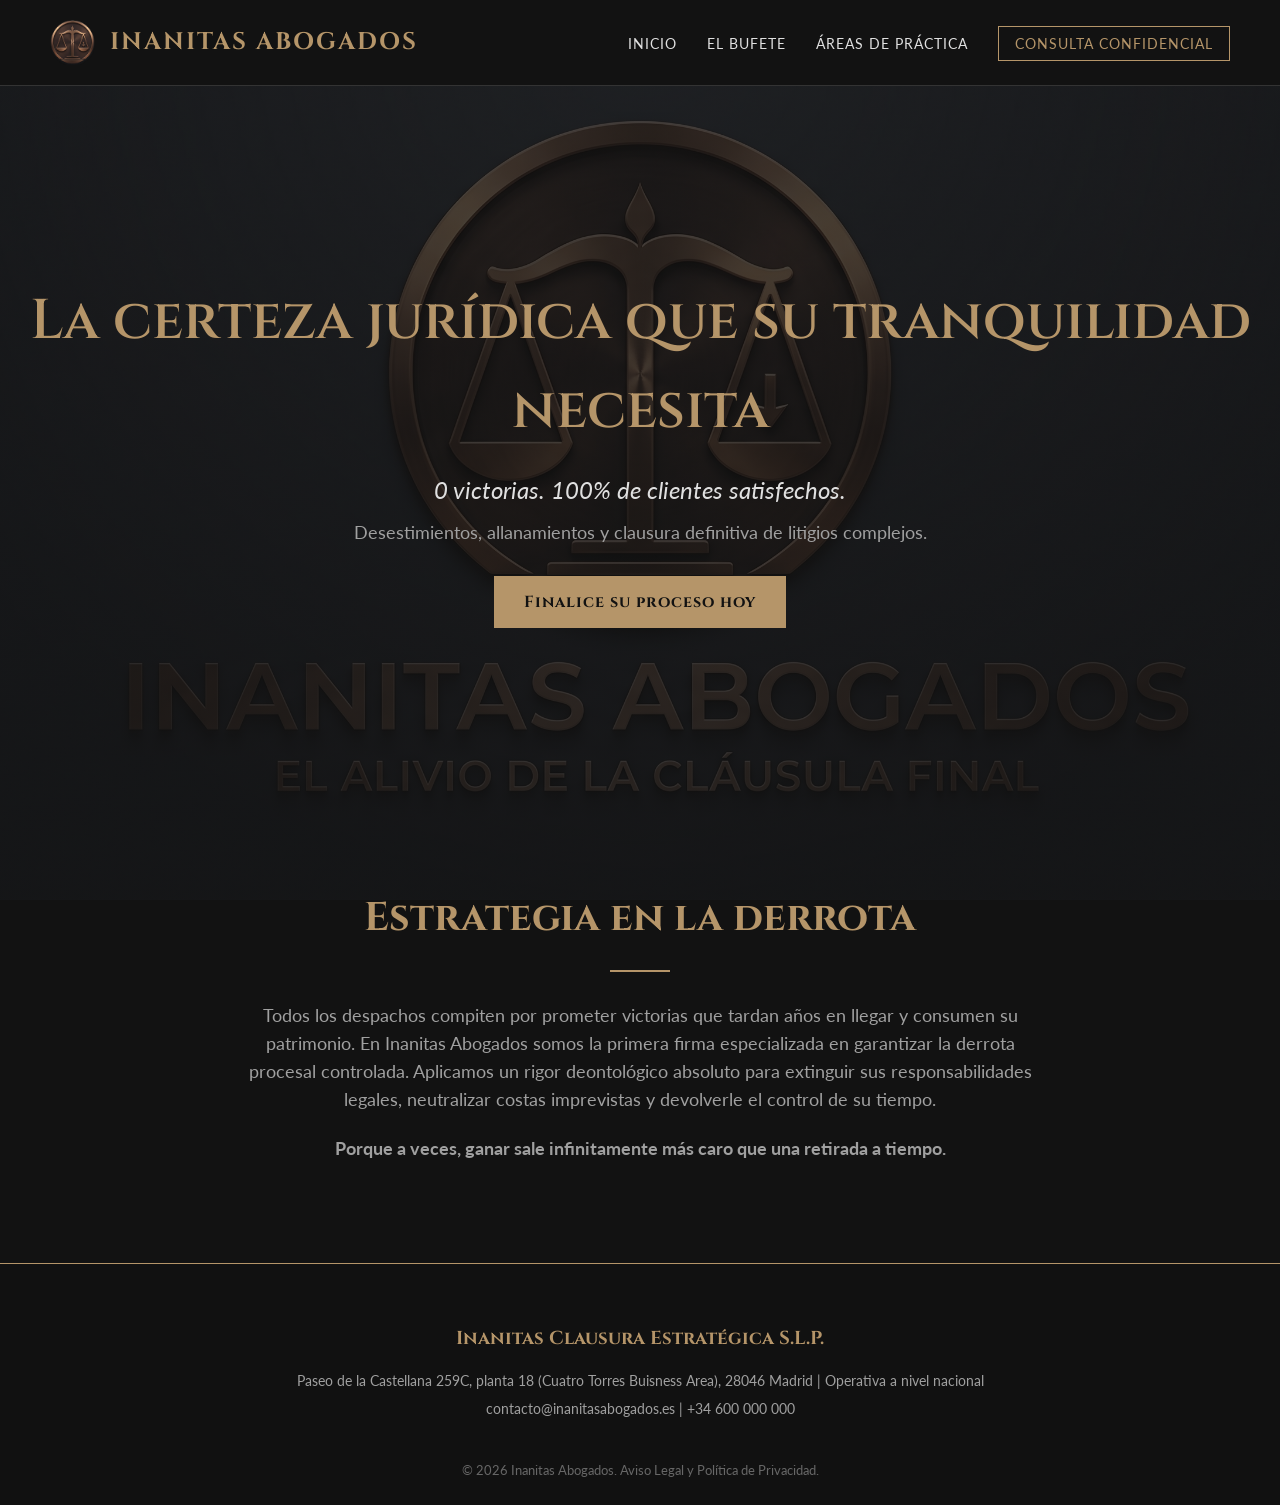
<file: index.html>
<!DOCTYPE html>
<html lang="es">
<head>
    <meta charset="UTF-8">
    <meta name="viewport" content="width=device-width, initial-width=1.0">
    <title>Inanitas Abogados | Especialistas en Clausura</title>
    <link rel="stylesheet" href="style.css">
    <link rel="icon" type="image/png" href="assets/logosinfondosge.png">
    <link rel="preconnect" href="https://fonts.googleapis.com">
    <link rel="preconnect" href="https://fonts.gstatic.com" crossorigin>
    <link href="https://fonts.googleapis.com/css2?family=Cinzel:wght@400;600;700&family=Lato:wght@300;400&display=swap" rel="stylesheet">
</head>
<body>
    <header class="navbar">
        <div class="logo">
            <img src="assets/logosinfondosge.png" alt="Logo Inanitas Abogados" class="logo-img">
            <span>INANITAS ABOGADOS</span>
        </div>
        
        <div class="menu-toggle" id="mobile-menu">
            <span class="bar"></span>
            <span class="bar"></span>
            <span class="bar"></span>
        </div>

        <nav id="nav-menu">
            <ul>
                <li><a href="index.html">Inicio</a></li>
                <li><a href="bufete.html">El Bufete</a></li>
                <li><a href="practica.html">Áreas de Práctica</a></li>
                <li><a href="contacto.html" class="btn-contacto">Consulta Confidencial</a></li>
            </ul>
        </nav>
    </header>

    <section id="hero" class="hero-section">
        <div class="hero-content">
            <h1>La certeza jurídica que su tranquilidad necesita</h1>
            <p>0 victorias. 100% de clientes satisfechos.</p>
            <p class="subtitle">Desestimientos, allanamientos y clausura definitiva de litigios complejos.</p>
            <a href="contacto.html" class="btn-primary">Finalice su proceso hoy</a>
        </div>
    </section>

    <section id="manifiesto" class="manifiesto-section">
        <div class="container">
            <h2>Estrategia en la derrota</h2>
            <hr class="separator">
            <p>Todos los despachos compiten por prometer victorias que tardan años en llegar y consumen su patrimonio. En Inanitas Abogados somos la primera firma especializada en garantizar la derrota procesal controlada. Aplicamos un rigor deontológico absoluto para extinguir sus responsabilidades legales, neutralizar costas imprevistas y devolverle el control de su tiempo.</p>
            <p><strong>Porque a veces, ganar sale infinitamente más caro que una retirada a tiempo.</strong></p>
        </div>
    </section>

    <footer id="contacto">
        <div class="container">
            <h3>Inanitas Clausura Estratégica S.L.P.</h3>
            <p>Paseo de la Castellana 259C, planta 18 (Cuatro Torres Buisness Area), 28046 Madrid | Operativa a nivel nacional</p>
            <p>contacto@inanitasabogados.es | +34 600 000 000</p>
            <p class="legales">&copy; 2026 Inanitas Abogados. Aviso Legal y Política de Privacidad.</p>
        </div>
    </footer>
    
    <script>
        document.addEventListener('DOMContentLoaded', function() {
            const mobileMenu = document.getElementById('mobile-menu');
            const navMenu = document.getElementById('nav-menu');

            if (mobileMenu && navMenu) {
                mobileMenu.addEventListener('click', function() {
                    navMenu.classList.toggle('activo');
                });
            }
        });
    </script>
</body>
</html>
</file>
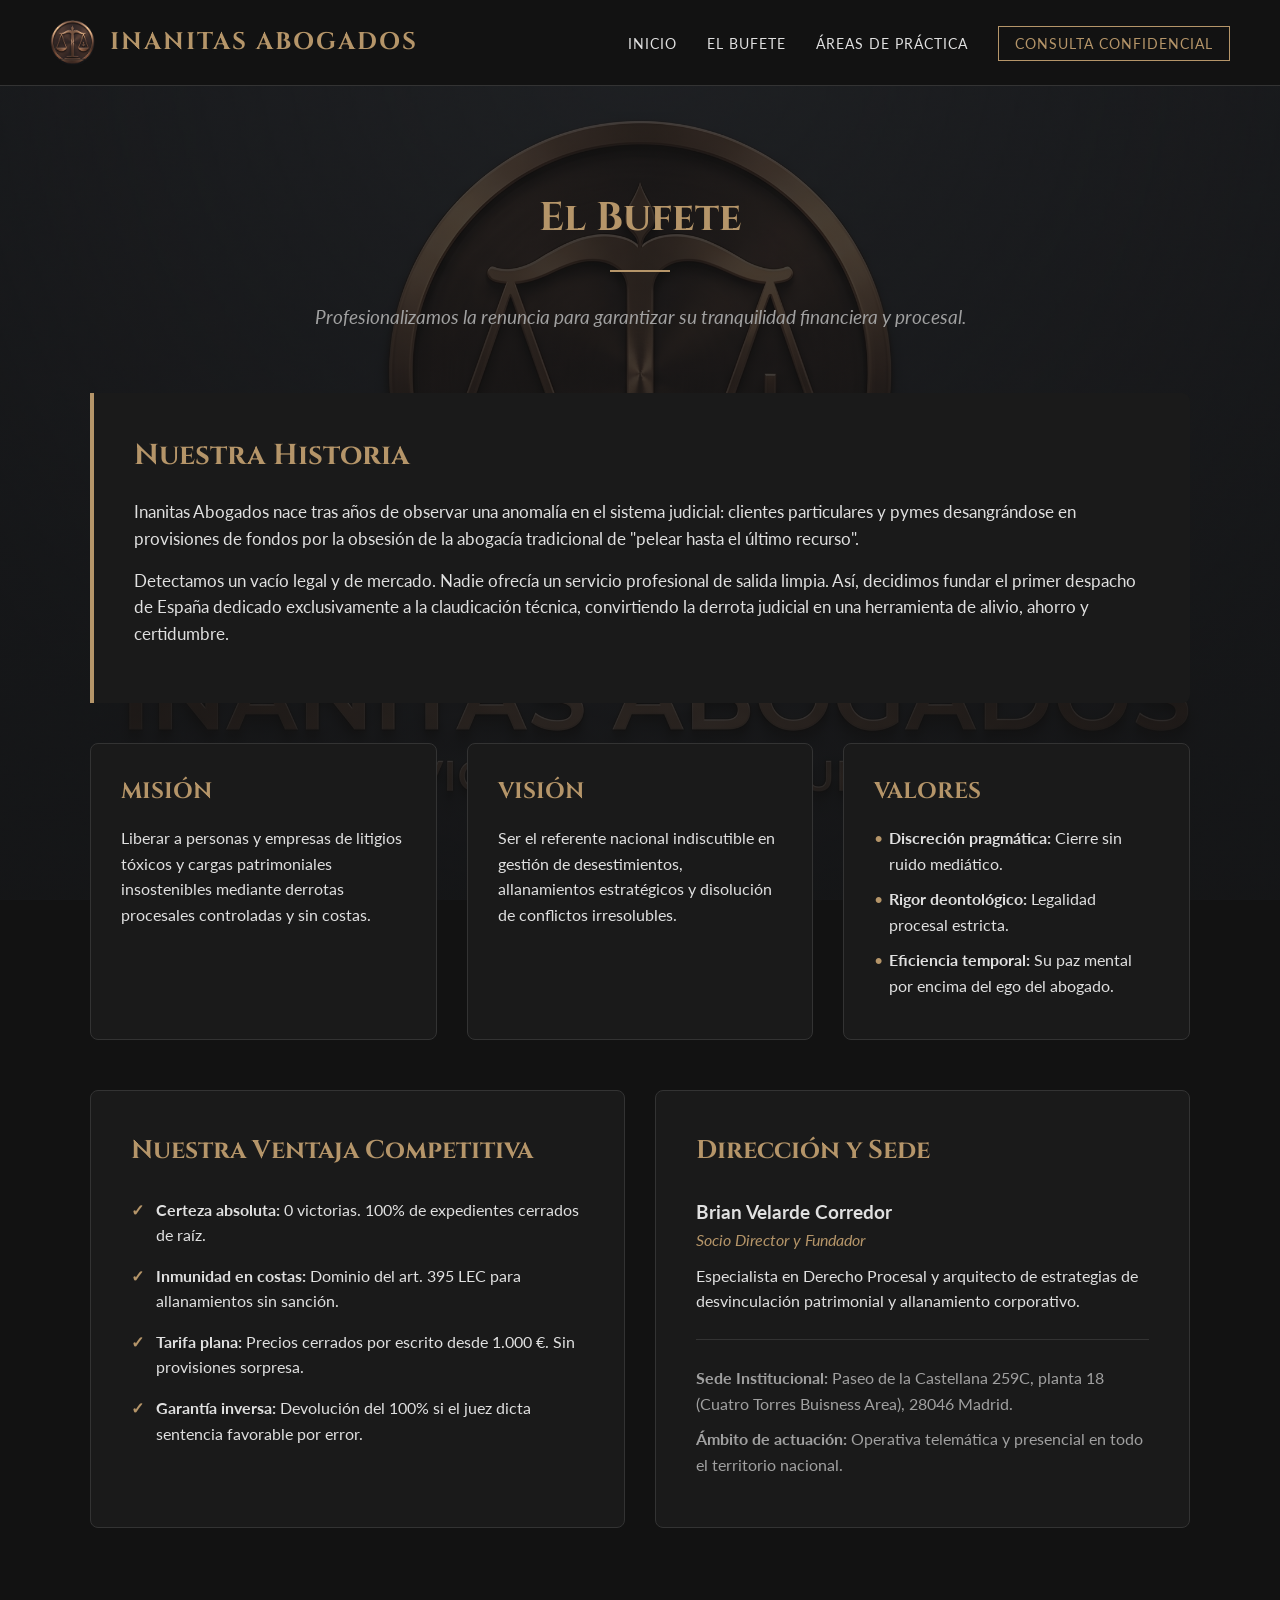
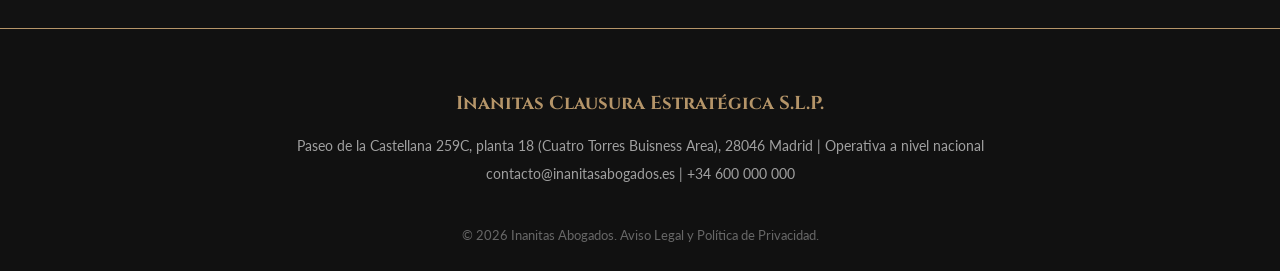
<file: bufete.html>
<!DOCTYPE html>
<html lang="es">
<head>
    <meta charset="UTF-8">
    <meta name="viewport" content="width=device-width, initial-width=1.0">
    <title>El Bufete | Inanitas Abogados</title>
    <link rel="stylesheet" href="style.css">
    <link rel="icon" type="image/png" href="assets/logosinfondosge.png">
    <link rel="preconnect" href="https://fonts.googleapis.com">
    <link rel="preconnect" href="https://fonts.gstatic.com" crossorigin>
    <link href="https://fonts.googleapis.com/css2?family=Cinzel:wght@400;600;700&family=Lato:wght@300;400&display=swap" rel="stylesheet">
</head>
<body>
    <header class="navbar">
        <div class="logo">
            <img src="assets/logosinfondosge.png" alt="Logo Inanitas Abogados" class="logo-img">
            <span>INANITAS ABOGADOS</span>
        </div>
        
        <div class="menu-toggle" id="mobile-menu">
            <span class="bar"></span>
            <span class="bar"></span>
            <span class="bar"></span>
        </div>

        <nav id="nav-menu">
            <ul>
                <li><a href="index.html">Inicio</a></li>
                <li><a href="bufete.html">El Bufete</a></li>
                <li><a href="practica.html">Áreas de Práctica</a></li>
                <li><a href="contacto.html" class="btn-contacto">Consulta Confidencial</a></li>
            </ul>
        </nav>
    </header>

    <section class="bufete-section">
        <div class="container-large">
            <div class="section-header">
                <h2>El Bufete</h2>
                <hr class="separator">
                <p class="intro-text">Profesionalizamos la renuncia para garantizar su tranquilidad financiera y procesal.</p>
            </div>

            <div class="historia-container">
                <div class="historia-texto">
                    <h3>Nuestra Historia</h3>
                    <p>Inanitas Abogados nace tras años de observar una anomalía en el sistema judicial: clientes particulares y pymes desangrándose en provisiones de fondos por la obsesión de la abogacía tradicional de "pelear hasta el último recurso".</p>
                    <p>Detectamos un vacío legal y de mercado. Nadie ofrecía un servicio profesional de salida limpia. Así, decidimos fundar el primer despacho de España dedicado exclusivamente a la claudicación técnica, convirtiendo la derrota judicial en una herramienta de alivio, ahorro y certidumbre.</p>
                </div>
            </div>

            <div class="valores-grid">
                <div class="card-valor">
                    <h4>Misión</h4>
                    <p>Liberar a personas y empresas de litigios tóxicos y cargas patrimoniales insostenibles mediante derrotas procesales controladas y sin costas.</p>
                </div>
                <div class="card-valor">
                    <h4>Visión</h4>
                    <p>Ser el referente nacional indiscutible en gestión de desestimientos, allanamientos estratégicos y disolución de conflictos irresolubles.</p>
                </div>
                <div class="card-valor">
                    <h4>Valores</h4>
                    <ul class="lista-minimalista">
                        <li><strong>Discreción pragmática:</strong> Cierre sin ruido mediático.</li>
                        <li><strong>Rigor deontológico:</strong> Legalidad procesal estricta.</li>
                        <li><strong>Eficiencia temporal:</strong> Su paz mental por encima del ego del abogado.</li>
                    </ul>
                </div>
            </div>

            <div class="competitiva-equipo-grid">
                <div class="ventaja-caja">
                    <h3>Nuestra Ventaja Competitiva</h3>
                    <ul class="lista-check">
                        <li><strong>Certeza absoluta:</strong> 0 victorias. 100% de expedientes cerrados de raíz.</li>
                        <li><strong>Inmunidad en costas:</strong> Dominio del art. 395 LEC para allanamientos sin sanción.</li>
                        <li><strong>Tarifa plana:</strong> Precios cerrados por escrito desde 1.000 €. Sin provisiones sorpresa.</li>
                        <li><strong>Garantía inversa:</strong> Devolución del 100% si el juez dicta sentencia favorable por error.</li>
                    </ul>
                </div>
                
                <div class="equipo-caja">
                    <h3>Dirección y Sede</h3>
                    <div class="perfil-director">
                        <p><strong>Brian Velarde Corredor</strong></p>
                        <p class="cargo">Socio Director y Fundador</p>
                        <p class="bio">Especialista en Derecho Procesal y arquitecto de estrategias de desvinculación patrimonial y allanamiento corporativo.</p>
                    </div>
                    <div class="ubicacion-info">
                        <p><strong>Sede Institucional:</strong> Paseo de la Castellana 259C, planta 18 (Cuatro Torres Buisness Area), 28046 Madrid.</p>
                        <p><strong>Ámbito de actuación:</strong> Operativa telemática y presencial en todo el territorio nacional.</p>
                    </div>
                </div>
            </div>
        </div>
    </section>

    <footer id="contacto">
        <div class="container">
            <h3>Inanitas Clausura Estratégica S.L.P.</h3>
            <p>Paseo de la Castellana 259C, planta 18 (Cuatro Torres Buisness Area), 28046 Madrid | Operativa a nivel nacional</p>
            <p>contacto@inanitasabogados.es | +34 600 000 000</p>
            <p class="legales">&copy; 2026 Inanitas Abogados. Aviso Legal y Política de Privacidad.</p>
        </div>
    </footer>
    
    <script>
        document.addEventListener('DOMContentLoaded', function() {
            const mobileMenu = document.getElementById('mobile-menu');
            const navMenu = document.getElementById('nav-menu');

            if (mobileMenu && navMenu) {
                mobileMenu.addEventListener('click', function() {
                    navMenu.classList.toggle('activo');
                });
            }
        });
    </script>
</body>
</html>
</file>
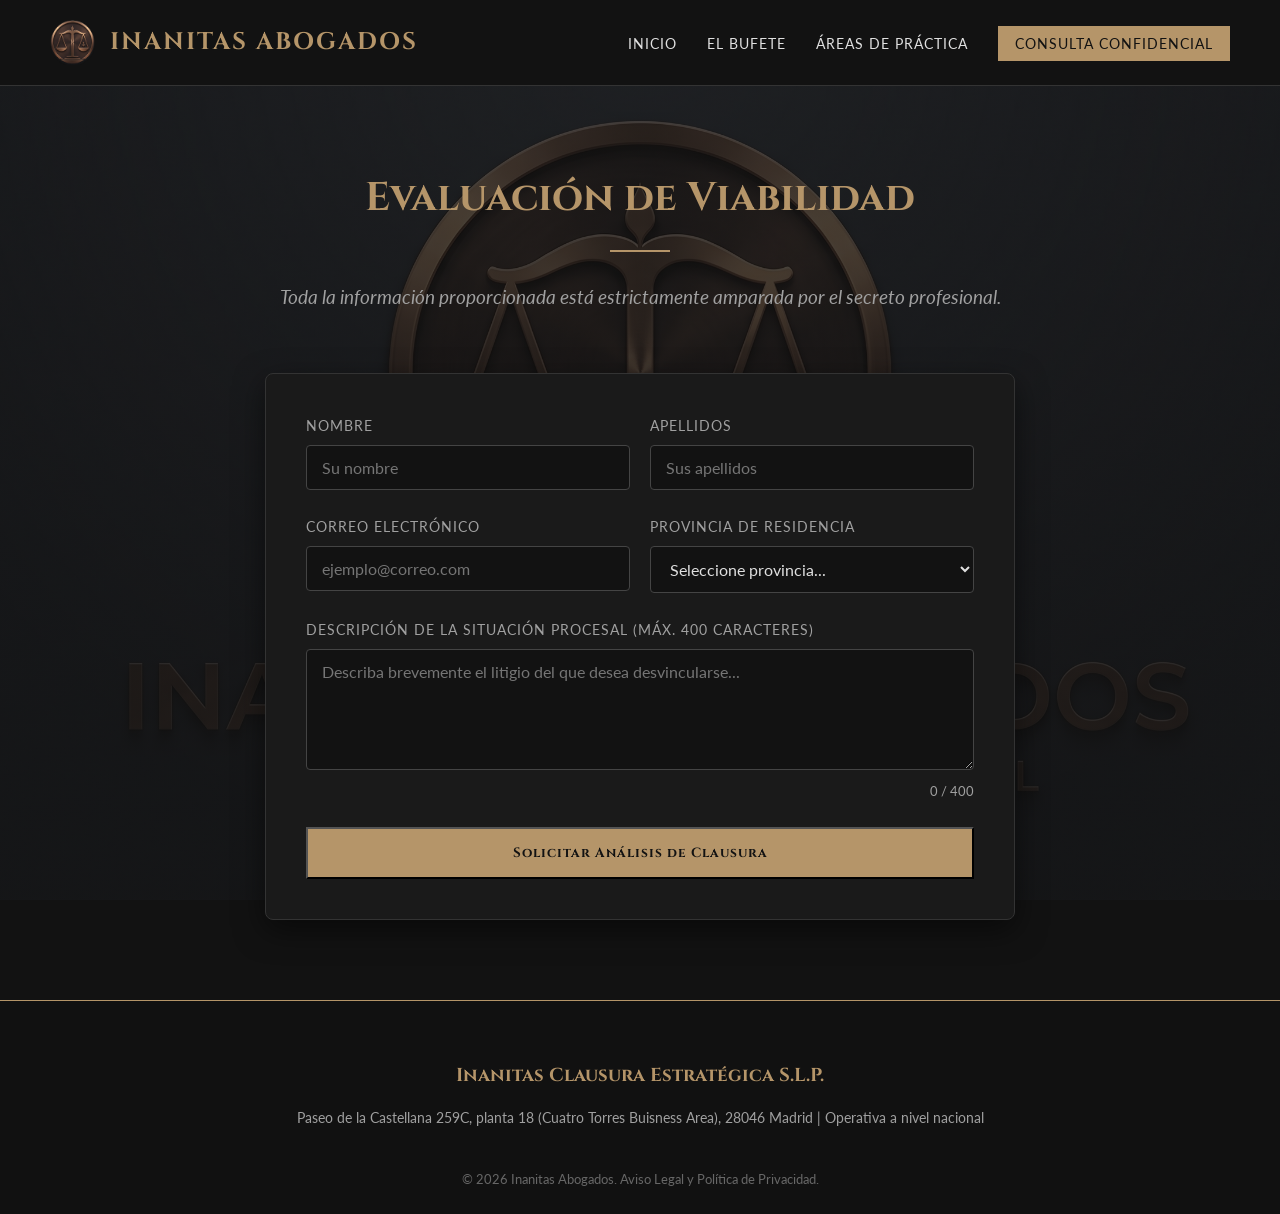
<file: contacto.html>
<!DOCTYPE html>
<html lang="es">
<head>
    <meta charset="UTF-8">
    <meta name="viewport" content="width=device-width, initial-width=1.0">
    <title>Consulta Confidencial | Inanitas Abogados</title>
    <link rel="stylesheet" href="style.css">
    <link rel="icon" type="image/png" href="assets/logosinfondosge.png">
    <link rel="preconnect" href="https://fonts.googleapis.com">
    <link rel="preconnect" href="https://fonts.gstatic.com" crossorigin>
    <link href="https://fonts.googleapis.com/css2?family=Cinzel:wght@400;600;700&family=Lato:wght@300;400&display=swap" rel="stylesheet">
</head>
<body>
    <header class="navbar">
        <div class="logo">
            <img src="assets/logosinfondosge.png" alt="Logo Inanitas Abogados" class="logo-img">
            <span>INANITAS ABOGADOS</span>
        </div>
        
        <div class="menu-toggle" id="mobile-menu">
            <span class="bar"></span>
            <span class="bar"></span>
            <span class="bar"></span>
        </div>

        <nav id="nav-menu">
            <ul>
                <li><a href="index.html">Inicio</a></li>
                <li><a href="bufete.html">El Bufete</a></li>
                <li><a href="practica.html">Áreas de Práctica</a></li>
                <li><a href="contacto.html" class="btn-contacto" style="background-color: var(--accent-gold); color: var(--bg-color);">Consulta Confidencial</a></li>
            </ul>
        </nav>
    </header>

    <section class="contacto-section">
        <div class="container-small">
            <div class="section-header">
                <h2>Evaluación de Viabilidad</h2>
                <hr class="separator">
                <p class="intro-text">Toda la información proporcionada está estrictamente amparada por el secreto profesional.</p>
            </div>

            <div class="form-container" id="formulario-bloque">
                <form id="form-consulta">
                    <div class="form-row">
                        <div class="form-group">
                            <label for="nombre">Nombre</label>
                            <input type="text" id="nombre" name="nombre" required placeholder="Su nombre">
                        </div>
                        <div class="form-group">
                            <label for="apellidos">Apellidos</label>
                            <input type="text" id="apellidos" name="apellidos" required placeholder="Sus apellidos">
                        </div>
                    </div>

                    <div class="form-row">
                        <div class="form-group">
                            <label for="correo">Correo Electrónico</label>
                            <input type="email" id="correo" name="correo" required placeholder="ejemplo@correo.com">
                        </div>
                        <div class="form-group">
                            <label for="provincia">Provincia de Residencia</label>
                            <select id="provincia" name="provincia" required>
                                <option value="" disabled selected>Seleccione provincia...</option>
                                <option value="madrid">Madrid</option>
                                <option value="barcelona">Barcelona</option>
                                <option value="valencia">Valencia</option>
                                <option value="sevilla">Sevilla</option>
                                <option value="avila">Ávila</option>
                                <option value="otras">Resto de España</option>
                            </select>
                        </div>
                    </div>

                    <div class="form-group">
                        <label for="descripcion">Descripción de la situación procesal (Máx. 400 caracteres)</label>
                        <textarea id="descripcion" name="descripcion" rows="5" maxlength="400" required placeholder="Describa brevemente el litigio del que desea desvincularse..."></textarea>
                        <div class="char-counter">0 / 400</div>
                    </div>

                    <button type="submit" class="btn-primary" style="width: 100%;">Solicitar Análisis de Clausura</button>
                </form>
            </div>

            <div class="exito-container" id="mensaje-exito" style="display: none;">
                <div class="icono-exito">⚖️</div>
                <h3>Solicitud Recibida Correctamente</h3>
                <p>Su expediente ha sido asignado a nuestro equipo procesal. Analizaremos la viabilidad de la renuncia y le contactaremos en un plazo máximo de 24 horas laborables.</p>
                <a href="index.html" class="btn-contacto" style="margin-top: 20px; display: inline-block;">Volver al Inicio</a>
            </div>
        </div>
    </section>

    <footer>
        <div class="container">
            <h3>Inanitas Clausura Estratégica S.L.P.</h3>
            <p>Paseo de la Castellana 259C, planta 18 (Cuatro Torres Buisness Area), 28046 Madrid | Operativa a nivel nacional</p>
            <p class="legales">&copy; 2026 Inanitas Abogados. Aviso Legal y Política de Privacidad.</p>
        </div>
    </footer>

    <script>
        const textarea = document.getElementById('descripcion');
        const counter = document.querySelector('.char-counter');
        textarea.addEventListener('input', function() {
            counter.textContent = `${this.value.length} / 400`;
        });

        document.getElementById('form-consulta').addEventListener('submit', function(e) {
            e.preventDefault(); 
            
            document.getElementById('formulario-bloque').style.display = 'none';
            document.getElementById('mensaje-exito').style.display = 'block';
            
            window.scrollTo({ top: 0, behavior: 'smooth' });
        });

        document.addEventListener('DOMContentLoaded', function() {
            const mobileMenu = document.getElementById('mobile-menu');
            const navMenu = document.getElementById('nav-menu');

            if (mobileMenu && navMenu) {
                mobileMenu.addEventListener('click', function() {
                    navMenu.classList.toggle('activo');
                });
            }
        });
    </script>
</body>
</html>
</file>
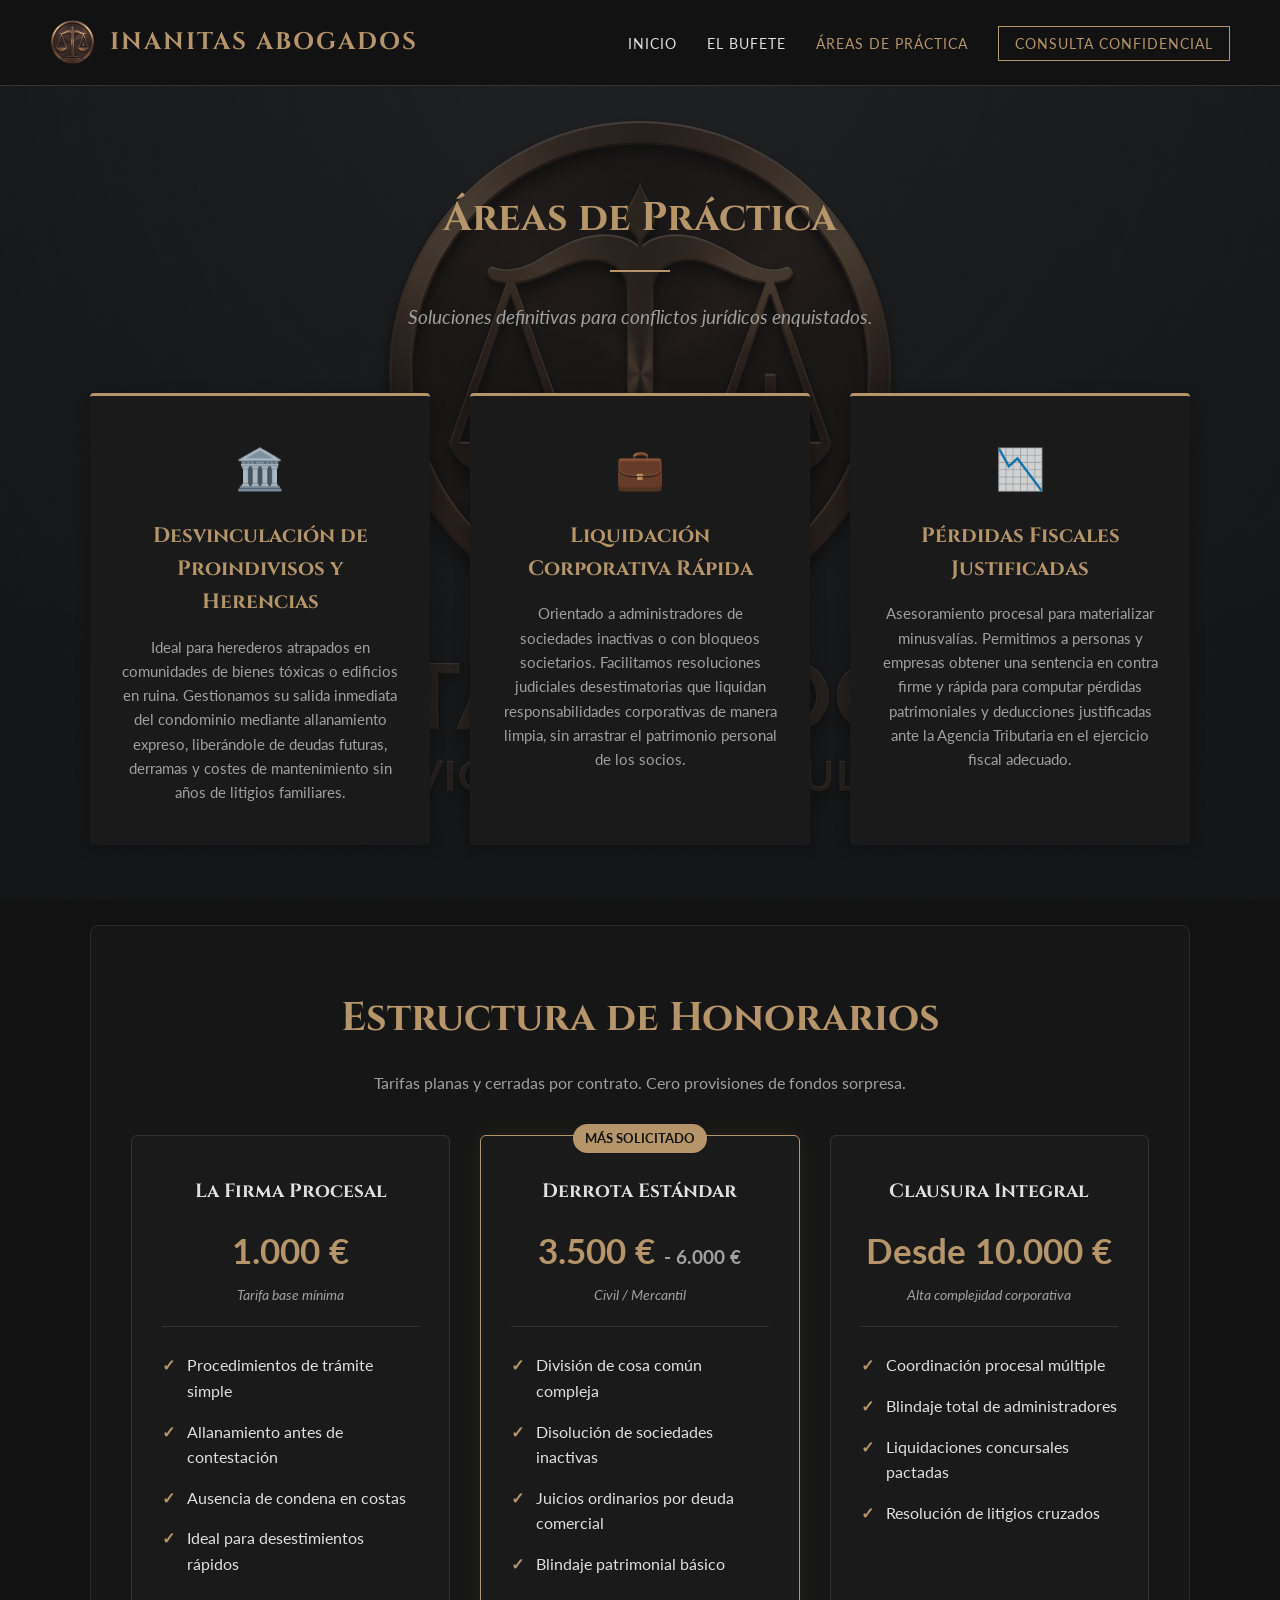
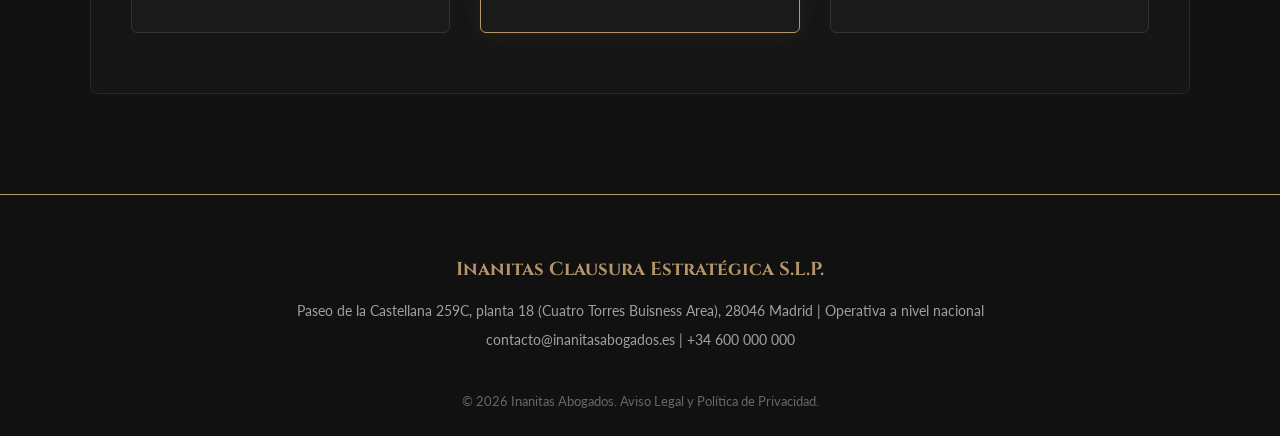
<file: practica.html>
<!DOCTYPE html>
<html lang="es">
<head>
    <meta charset="UTF-8">
    <meta name="viewport" content="width=device-width, initial-width=1.0">
    <title>Áreas de Práctica | Inanitas Abogados</title>
    <link rel="stylesheet" href="style.css">
    <link rel="icon" type="image/png" href="assets/logosinfondosge.png">
    <link rel="preconnect" href="https://fonts.googleapis.com">
    <link rel="preconnect" href="https://fonts.gstatic.com" crossorigin>
    <link href="https://fonts.googleapis.com/css2?family=Cinzel:wght@400;600;700&family=Lato:wght@300;400&display=swap" rel="stylesheet">
</head>
<body>
    <header class="navbar">
        <div class="logo">
            <img src="assets/logosinfondosge.png" alt="Logo Inanitas Abogados" class="logo-img">
            <span>INANITAS ABOGADOS</span>
        </div>
        
        <div class="menu-toggle" id="mobile-menu">
            <span class="bar"></span>
            <span class="bar"></span>
            <span class="bar"></span>
        </div>

        <nav id="nav-menu">
            <ul>
                <li><a href="index.html">Inicio</a></li>
                <li><a href="bufete.html">El Bufete</a></li>
                <li><a href="practica.html" style="color: var(--accent-gold);">Áreas de Práctica</a></li>
                <li><a href="contacto.html" class="btn-contacto">Consulta Confidencial</a></li>
            </ul>
        </nav>
    </header>

    <section class="practica-section">
        <div class="container-large">
            <div class="section-header">
                <h2>Áreas de Práctica</h2>
                <hr class="separator">
                <p class="intro-text">Soluciones definitivas para conflictos jurídicos enquistados.</p>
            </div>

            <div class="servicios-grid">
                <div class="card-servicio">
                    <div class="servicio-icono">🏛️</div>
                    <h3>Desvinculación de Proindivisos y Herencias</h3>
                    <p>Ideal para herederos atrapados en comunidades de bienes tóxicas o edificios en ruina. Gestionamos su salida inmediata del condominio mediante allanamiento expreso, liberándole de deudas futuras, derramas y costes de mantenimiento sin años de litigios familiares.</p>
                </div>

                <div class="card-servicio">
                    <div class="servicio-icono">💼</div>
                    <h3>Liquidación Corporativa Rápida</h3>
                    <p>Orientado a administradores de sociedades inactivas o con bloqueos societarios. Facilitamos resoluciones judiciales desestimatorias que liquidan responsabilidades corporativas de manera limpia, sin arrastrar el patrimonio personal de los socios.</p>
                </div>

                <div class="card-servicio">
                    <div class="servicio-icono">📉</div>
                    <h3>Pérdidas Fiscales Justificadas</h3>
                    <p>Asesoramiento procesal para materializar minusvalías. Permitimos a personas y empresas obtener una sentencia en contra firme y rápida para computar pérdidas patrimoniales y deducciones justificadas ante la Agencia Tributaria en el ejercicio fiscal adecuado.</p>
                </div>
            </div>

            <div class="honorarios-container">
                <h2 style="text-align: center; margin-bottom: 20px;">Estructura de Honorarios</h2>
                <p style="text-align: center; color: var(--text-secondary); margin-bottom: 40px;">Tarifas planas y cerradas por contrato. Cero provisiones de fondos sorpresa.</p>
                
                <div class="pricing-grid">
                    <div class="pricing-card">
                        <h4>La Firma Procesal</h4>
                        <div class="precio">1.000 €</div>
                        <p class="precio-desc">Tarifa base mínima</p>
                        <ul class="lista-check">
                            <li>Procedimientos de trámite simple</li>
                            <li>Allanamiento antes de contestación</li>
                            <li>Ausencia de condena en costas</li>
                            <li>Ideal para desestimientos rápidos</li>
                        </ul>
                    </div>

                    <div class="pricing-card destacada">
                        <h4>Derrota Estándar</h4>
                        <div class="precio">3.500 € <span>- 6.000 €</span></div>
                        <p class="precio-desc">Civil / Mercantil</p>
                        <ul class="lista-check">
                            <li>División de cosa común compleja</li>
                            <li>Disolución de sociedades inactivas</li>
                            <li>Juicios ordinarios por deuda comercial</li>
                            <li>Blindaje patrimonial básico</li>
                        </ul>
                    </div>

                    <div class="pricing-card">
                        <h4>Clausura Integral</h4>
                        <div class="precio">Desde 10.000 €</div>
                        <p class="precio-desc">Alta complejidad corporativa</p>
                        <ul class="lista-check">
                            <li>Coordinación procesal múltiple</li>
                            <li>Blindaje total de administradores</li>
                            <li>Liquidaciones concursales pactadas</li>
                            <li>Resolución de litigios cruzados</li>
                        </ul>
                    </div>
                </div>
            </div>
        </div>
    </section>

    <footer id="contacto">
        <div class="container">
            <h3>Inanitas Clausura Estratégica S.L.P.</h3>
            <p>Paseo de la Castellana 259C, planta 18 (Cuatro Torres Buisness Area), 28046 Madrid | Operativa a nivel nacional</p>
            <p>contacto@inanitasabogados.es | +34 600 000 000</p>
            <p class="legales">&copy; 2026 Inanitas Abogados. Aviso Legal y Política de Privacidad.</p>
        </div>
    </footer>
    
    <script>
        document.addEventListener('DOMContentLoaded', function() {
            const mobileMenu = document.getElementById('mobile-menu');
            const navMenu = document.getElementById('nav-menu');

            if (mobileMenu && navMenu) {
                mobileMenu.addEventListener('click', function() {
                    navMenu.classList.toggle('activo');
                });
            }
        });
    </script>
</body>
</html>
</file>
<file: style.css>
:root {
    --bg-color: #121212;
    --surface-color: #1a1a1a;
    --text-primary: #e0e0e0;
    --text-secondary: #a0a0a0;
    --accent-gold: #b59569;
    --font-heading: 'Cinzel', serif;
    --font-body: 'Lato', sans-serif;
}

* {
    margin: 0;
    padding: 0;
    box-sizing: border-box;
}

body {
    background-color: var(--bg-color); 
    background-image: linear-gradient(rgba(18, 18, 18, 0.75), rgba(18, 18, 18, 0.85)), url('assets/logoconfondosge.jpeg');
    background-size: cover;
    background-position: center;
    background-attachment: fixed;
    background-repeat: no-repeat;
    
    color: var(--text-primary);
    font-family: var(--font-body);
    line-height: 1.6;
}

.navbar {
    display: flex;
    justify-content: space-between;
    align-items: center;
    padding: 20px 50px;
    background-color: rgba(18, 18, 18, 0.95);
    border-bottom: 1px solid #333;
    position: sticky;
    top: 0;
    z-index: 1000;
}

.menu-toggle {
    display: none;
    flex-direction: column;
    cursor: pointer;
    gap: 5px;
}

.menu-toggle .bar {
    width: 25px;
    height: 3px;
    background-color: var(--accent-gold);
    transition: all 0.3s ease;
}

.logo {
    display: flex;
    align-items: center;
    gap: 15px;
    font-family: var(--font-heading);
    font-size: 1.5rem;
    font-weight: 700;
    letter-spacing: 2px;
    color: var(--accent-gold);
}

.logo-img {
    height: 45px;
    width: auto;
    object-fit: contain;
}

nav ul {
    list-style: none;
    display: flex;
    gap: 30px;
    align-items: center;
}

nav a {
    color: var(--text-primary);
    text-decoration: none;
    font-size: 0.9rem;
    text-transform: uppercase;
    letter-spacing: 1px;
    transition: color 0.3s ease;
}

nav a:hover {
    color: var(--accent-gold);
}

.btn-contacto {
    border: 1px solid var(--accent-gold);
    padding: 8px 16px;
    color: var(--accent-gold);
}

.btn-contacto:hover {
    background-color: var(--accent-gold);
    color: var(--bg-color);
}

.hero-section {
    height: 80vh;
    display: flex;
    align-items: center;
    justify-content: center;
    text-align: center;
    background: linear-gradient(rgba(18,18,18,0.8), rgba(18,18,18,0.9)), url('assets/fondo-textura.jpg') center/cover;
    padding: 0 20px;
}

.hero-content h1 {
    font-family: var(--font-heading);
    font-size: 3.5rem;
    color: var(--accent-gold);
    margin-bottom: 15px;
    font-weight: 600;
}

.hero-content p {
    font-size: 1.5rem;
    margin-bottom: 10px;
    font-style: italic;
}

.hero-content .subtitle {
    font-size: 1.1rem;
    color: var(--text-secondary);
    margin-bottom: 40px;
    font-style: normal;
}

.btn-primary {
    background-color: var(--accent-gold);
    color: var(--bg-color);
    padding: 15px 30px;
    text-decoration: none;
    font-family: var(--font-heading);
    font-weight: bold;
    letter-spacing: 1px;
    transition: background 0.3s ease;
}

.btn-primary:hover {
    background-color: #d1b082;
}

.manifiesto-section {
    padding: 80px 20px;
    background-color: var(--surface-color);
    text-align: center;
}

.container {
    max-width: 800px;
    margin: 0 auto;
}

h2 {
    font-family: var(--font-heading);
    font-size: 2.5rem;
    color: var(--accent-gold);
    margin-bottom: 20px;
}

.separator {
    width: 60px;
    height: 2px;
    background-color: var(--accent-gold);
    margin: 0 auto 30px auto;
    border: none;
}

.manifiesto-section p {
    font-size: 1.1rem;
    margin-bottom: 20px;
    color: var(--text-secondary);
}

footer {
    padding: 60px 20px 20px;
    text-align: center;
    border-top: 1px solid var(--accent-gold);
    background-color: rgba(18, 18, 18, 0.98); 
    backdrop-filter: blur(10px); 
    -webkit-backdrop-filter: blur(10px);
}

footer h3 {
    font-family: var(--font-heading);
    color: var(--accent-gold);
    margin-bottom: 15px;
}

footer p {
    color: var(--text-secondary);
    font-size: 0.9rem;
    margin-bottom: 5px;
}

.legales {
    margin-top: 40px;
    font-size: 0.8rem;
    opacity: 0.6;
}

.bufete-section {
    padding: 100px 20px;
    background-color: var(--bg-color);
}

.container-large {
    max-width: 1100px;
    margin: 0 auto;
}

.section-header {
    text-align: center;
    margin-bottom: 60px;
}

.intro-text {
    font-size: 1.2rem;
    color: var(--text-secondary);
    font-style: italic;
}

.historia-container {
    background-color: var(--surface-color);
    padding: 40px;
    border-left: 4px solid var(--accent-gold);
    margin-bottom: 40px;
    border-radius: 0 8px 8px 0;
}

.historia-texto h3 {
    font-family: var(--font-heading);
    color: var(--accent-gold);
    font-size: 1.8rem;
    margin-bottom: 20px;
}

.historia-texto p {
    margin-bottom: 15px;
    color: var(--text-primary);
    font-size: 1.05rem;
}

.valores-grid {
    display: grid;
    grid-template-columns: repeat(auto-fit, minmax(300px, 1fr));
    gap: 30px;
    margin-bottom: 50px;
}

.card-valor {
    background-color: #1a1a1a;
    padding: 30px;
    border: 1px solid #333;
    border-radius: 8px;
    transition: transform 0.3s ease, border-color 0.3s ease;
}

.card-valor:hover {
    transform: translateY(-5px);
    border-color: var(--accent-gold);
}

.card-valor h4 {
    font-family: var(--font-heading);
    color: var(--accent-gold);
    font-size: 1.4rem;
    margin-bottom: 15px;
    text-transform: uppercase;
}

.lista-minimalista {
    list-style: none;
    padding: 0;
}

.lista-minimalista li {
    margin-bottom: 10px;
    padding-left: 15px;
    position: relative;
}

.lista-minimalista li::before {
    content: "•";
    color: var(--accent-gold);
    position: absolute;
    left: 0;
}

.competitiva-equipo-grid {
    display: grid;
    grid-template-columns: 1fr 1fr;
    gap: 30px;
}

.ventaja-caja, .equipo-caja {
    background-color: var(--surface-color);
    padding: 40px;
    border-radius: 8px;
    border: 1px solid #333;
}

.ventaja-caja h3, .equipo-caja h3 {
    font-family: var(--font-heading);
    color: var(--accent-gold);
    font-size: 1.6rem;
    margin-bottom: 25px;
}

.lista-check {
    list-style: none;
}

.lista-check li {
    margin-bottom: 15px;
    padding-left: 25px;
    position: relative;
}

.lista-check li::before {
    content: "✓";
    color: var(--accent-gold);
    position: absolute;
    left: 0;
    font-weight: bold;
}

.perfil-director {
    margin-bottom: 25px;
    padding-bottom: 25px;
    border-bottom: 1px solid #333;
}

.perfil-director strong {
    font-size: 1.2rem;
    color: var(--text-primary);
}

.perfil-director .cargo {
    color: var(--accent-gold);
    font-style: italic;
    margin-bottom: 10px;
}

.ubicacion-info p {
    margin-bottom: 10px;
    color: var(--text-secondary);
}

.practica-section {
    padding: 100px 20px;
    background-color: var(--bg-color);
}

.servicios-grid {
    display: grid;
    grid-template-columns: repeat(auto-fit, minmax(300px, 1fr));
    gap: 40px;
    margin-bottom: 80px;
}

.card-servicio {
    background-color: var(--surface-color);
    padding: 40px 30px;
    border-top: 3px solid var(--accent-gold);
    border-radius: 4px;
    text-align: center;
    box-shadow: 0 4px 15px rgba(0,0,0,0.3);
}

.servicio-icono {
    font-size: 2.5rem;
    margin-bottom: 20px;
    opacity: 0.8;
}

.card-servicio h3 {
    font-family: var(--font-heading);
    color: var(--accent-gold);
    font-size: 1.3rem;
    margin-bottom: 15px;
}

.card-servicio p {
    color: var(--text-secondary);
    font-size: 0.95rem;
    line-height: 1.6;
}

.honorarios-container {
    background-color: #161616;
    padding: 60px 40px;
    border-radius: 8px;
    border: 1px solid #2a2a2a;
}

.pricing-grid {
    display: grid;
    grid-template-columns: repeat(auto-fit, minmax(280px, 1fr));
    gap: 30px;
}

.pricing-card {
    background-color: var(--surface-color);
    padding: 40px 30px;
    border-radius: 6px;
    border: 1px solid #333;
    transition: transform 0.3s ease;
}

.pricing-card:hover {
    transform: translateY(-5px);
}

.pricing-card.destacada {
    border-color: var(--accent-gold);
    position: relative;
    box-shadow: 0 0 20px rgba(181, 149, 105, 0.1);
}

.pricing-card.destacada::before {
    content: "Más Solicitado";
    position: absolute;
    top: -12px;
    left: 50%;
    transform: translateX(-50%);
    background-color: var(--accent-gold);
    color: var(--bg-color);
    padding: 4px 12px;
    font-size: 0.8rem;
    font-weight: bold;
    border-radius: 20px;
    text-transform: uppercase;
}

.pricing-card h4 {
    font-family: var(--font-heading);
    color: var(--text-primary);
    font-size: 1.2rem;
    text-align: center;
    margin-bottom: 15px;
}

.precio {
    text-align: center;
    font-size: 2.2rem;
    font-weight: bold;
    color: var(--accent-gold);
    margin-bottom: 5px;
}

.precio span {
    font-size: 1.2rem;
    color: var(--text-secondary);
}

.precio-desc {
    text-align: center;
    font-size: 0.9rem;
    color: var(--text-secondary);
    margin-bottom: 25px;
    font-style: italic;
    border-bottom: 1px solid #333;
    padding-bottom: 20px;
}

.contacto-section {
    padding: 80px 20px;
    background-color: var(--bg-color);
    min-height: 80vh;
}

.container-small {
    max-width: 750px;
    margin: 0 auto;
}

.form-container {
    background-color: var(--surface-color);
    padding: 40px;
    border-radius: 8px;
    border: 1px solid #333;
    box-shadow: 0 10px 30px rgba(0,0,0,0.5);
}

.form-row {
    display: flex;
    gap: 20px;
}

.form-group {
    flex: 1;
    margin-bottom: 25px;
}

.form-group label {
    display: block;
    margin-bottom: 8px;
    color: var(--text-secondary);
    font-size: 0.9rem;
    text-transform: uppercase;
    letter-spacing: 1px;
}

.form-group input, 
.form-group select, 
.form-group textarea {
    width: 100%;
    padding: 12px 15px;
    background-color: #121212;
    border: 1px solid #444;
    border-radius: 4px;
    color: var(--text-primary);
    font-family: var(--font-body);
    font-size: 1rem;
    transition: border-color 0.3s ease, box-shadow 0.3s ease;
}

.form-group input:focus, 
.form-group select:focus, 
.form-group textarea:focus {
    outline: none;
    border-color: var(--accent-gold);
    box-shadow: 0 0 8px rgba(181, 149, 105, 0.2);
}

.char-counter {
    text-align: right;
    font-size: 0.8rem;
    color: var(--text-secondary);
    margin-top: 5px;
}

.exito-container {
    background-color: var(--surface-color);
    padding: 60px 40px;
    text-align: center;
    border-radius: 8px;
    border: 1px solid var(--accent-gold);
}

.icono-exito {
    font-size: 4rem;
    margin-bottom: 20px;
}

.exito-container h3 {
    font-family: var(--font-heading);
    color: var(--accent-gold);
    font-size: 1.8rem;
    margin-bottom: 15px;
}

.exito-container p {
    font-size: 1.1rem;
    color: var(--text-primary);
    line-height: 1.6;
}

@media (max-width: 600px) {
    .form-row {
        flex-direction: column;
        gap: 0;
    }
}

.hero-section,
.manifiesto-section,
.bufete-section,
.practica-section,
.contacto-section {
    background: transparent !important;
    background-color: transparent !important;
}

@media (max-width: 768px) {
    .navbar {
        flex-direction: row;
        justify-content: space-between;
        padding: 15px 20px;
        position: relative; 
    }
    
    .logo {
        flex-direction: row;
        font-size: 1.1rem;
        gap: 10px;
    }

    .logo-img {
        height: 30px;
    }

    .menu-toggle {
        display: flex;
    }

    nav {
        display: none; 
        position: absolute;
        top: 100%; 
        left: 0;
        width: 100%;
        background-color: rgba(18, 18, 18, 0.98);
        border-bottom: 1px solid var(--accent-gold);
        padding: 20px 0;
        box-shadow: 0 10px 20px rgba(0,0,0,0.5);
    }

    nav.activo {
        display: block;
    }

    nav ul {
        flex-direction: column;
        width: 100%;
        gap: 20px;
    }

    nav a {
        font-size: 1rem;
    }

    .hero-content h1 {
        font-size: 2.2rem;
    }

    .hero-content p {
        font-size: 1.1rem;
    }

    h2 {
        font-size: 1.8rem;
    }

    .bufete-section, 
    .practica-section, 
    .contacto-section, 
    .manifiesto-section {
        padding: 60px 15px;
    }

    .historia-container, 
    .ventaja-caja, 
    .equipo-caja, 
    .card-servicio, 
    .pricing-card, 
    .honorarios-container, 
    .form-container {
        padding: 25px 15px;
    }

    .competitiva-equipo-grid {
        grid-template-columns: 1fr;
    }
    
    .form-row {
        flex-direction: column;
        gap: 0;
    }

    footer {
        padding: 40px 15px 20px;
    }
}
</file>
